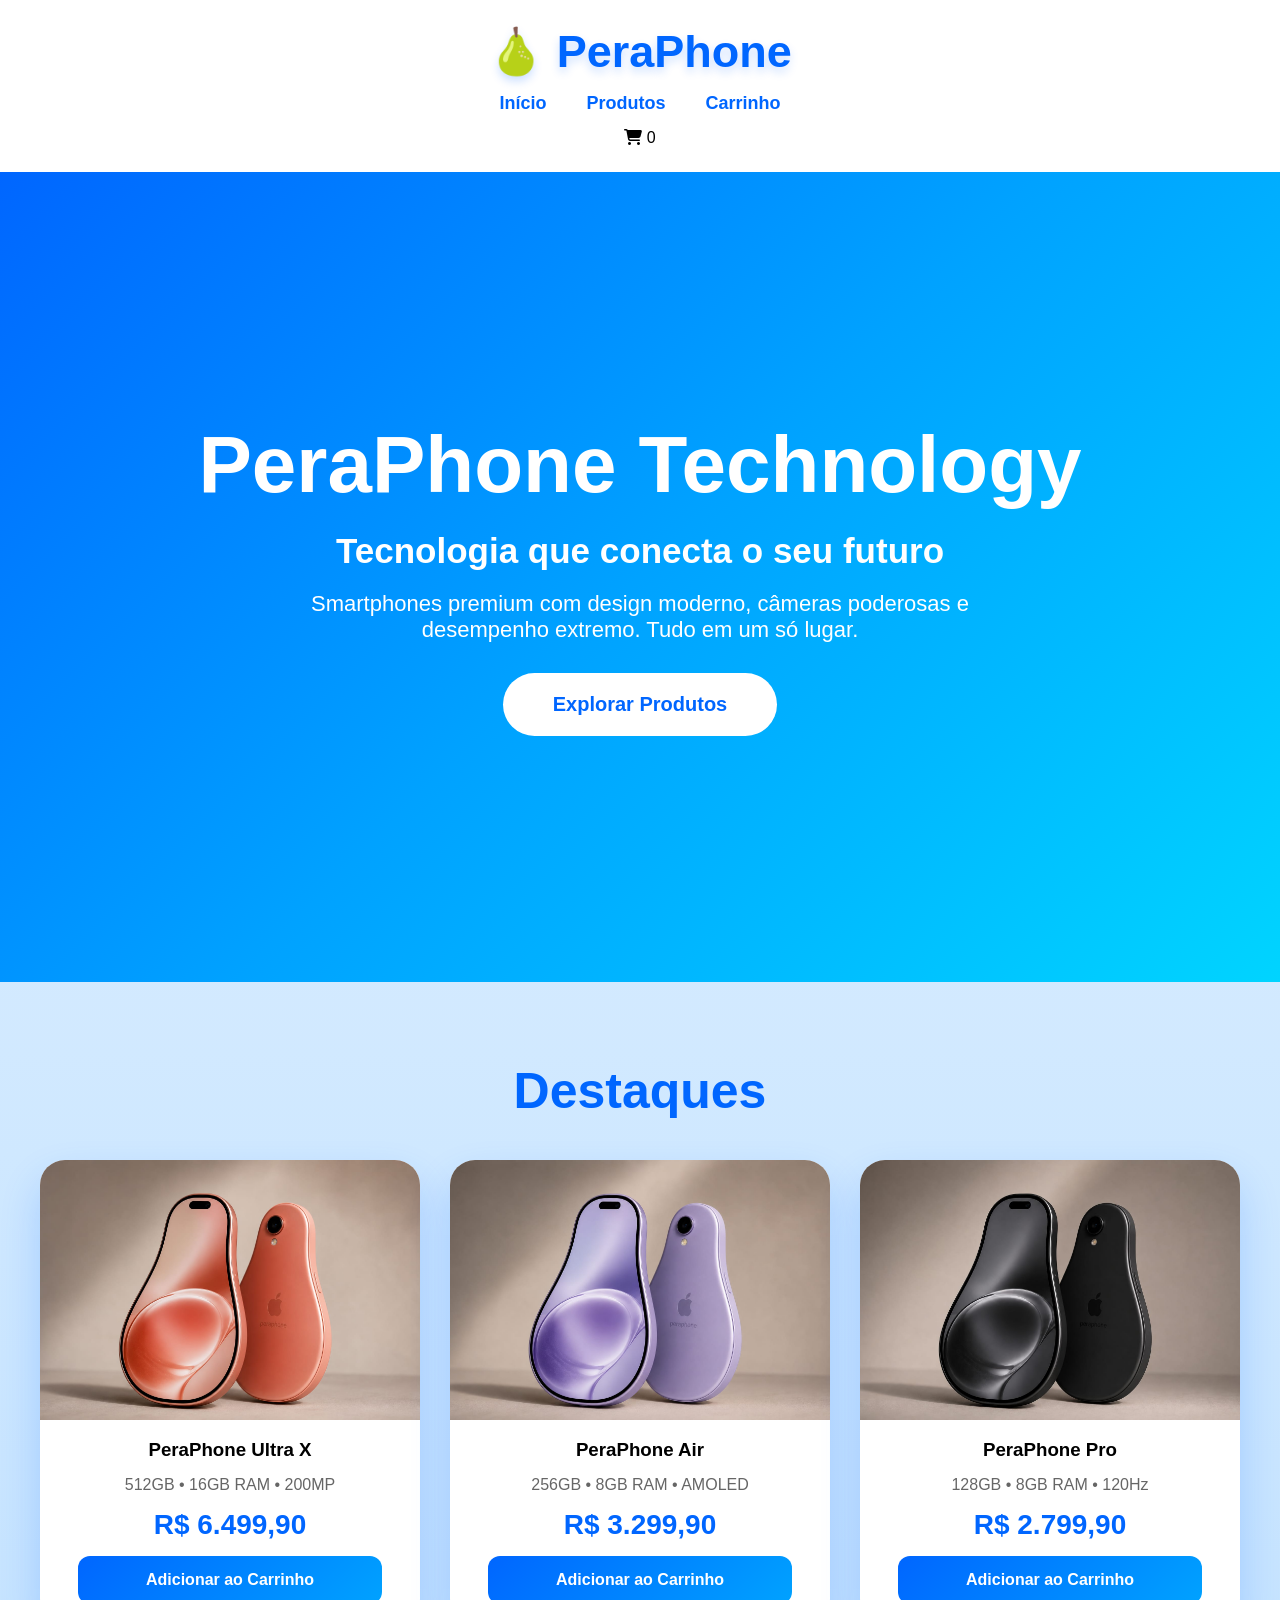
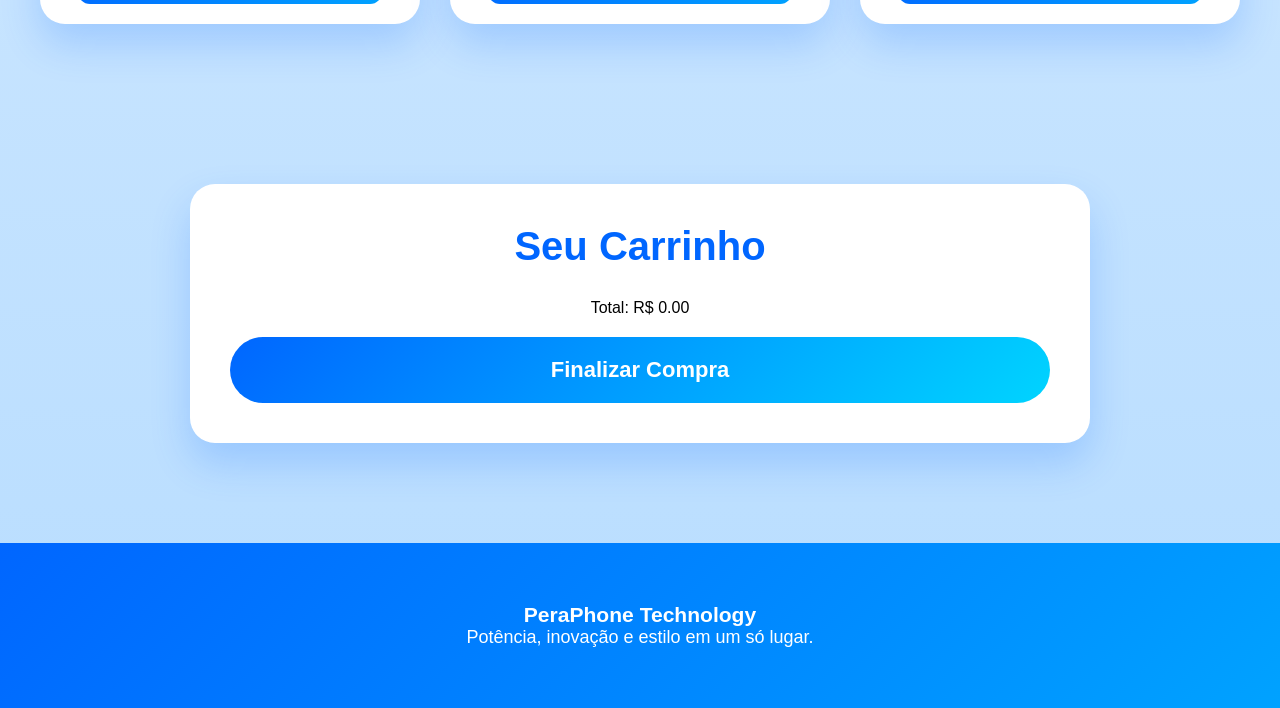
<file: index.html>
<!DOCTYPE html>
<html lang="pt-BR">
<head>
<meta charset="UTF-8">
<meta name="viewport" content="width=device-width, initial-scale=1.0">

<title>PeraPhone Technology</title>

<link rel="stylesheet" href="style.css">
<link rel="stylesheet"
href="https://cdnjs.cloudflare.com/ajax/libs/font-awesome/6.5.2/css/all.min.css">

</head>

<body>

<header>

    <div class="logo">
        🍐 PeraPhone
    </div>

    <nav>
        <a href="#inicio">Início</a>
        <a href="#produtos">Produtos</a>
        <a href="#carrinho">Carrinho</a>
    </nav>

    <div class="cart">
        <i class="fa-solid fa-cart-shopping"></i>
        <span id="contador">0</span>
    </div>

</header>

<section id="inicio" class="hero">

    <div class="hero-box">

        <h1>PeraPhone Technology</h1>

        <h2>Tecnologia que conecta o seu futuro</h2>

        <p>
            Smartphones premium com design moderno, câmeras poderosas
            e desempenho extremo. Tudo em um só lugar.
        </p>

        <button class="hero-btn">
            Explorar Produtos
        </button>

    </div>

</section>

<section id="produtos" class="produtos">

    <h2>Destaques</h2>

    <div class="grid">

        <div class="card">
            <img src="peraphone.jpg">

            <h3>PeraPhone Ultra X</h3>

            <p>512GB • 16GB RAM • 200MP</p>

            <div class="price">R$ 6.499,90</div>

            <button onclick="addItem('Ultra X', 6499.90)">
                Adicionar ao Carrinho
            </button>
        </div>

        <div class="card">
            <img src="peraphonepro.jpg">

            <h3>PeraPhone Air</h3>

            <p>256GB • 8GB RAM • AMOLED</p>

            <div class="price">R$ 3.299,90</div>

            <button onclick="addItem('Air', 3299.90)">
                Adicionar ao Carrinho
            </button>
        </div>

        <div class="card">
            <img src="peraphonepromax.jpg">

            <h3>PeraPhone Pro</h3>

            <p>128GB • 8GB RAM • 120Hz</p>

            <div class="price">R$ 2.799,90</div>

            <button onclick="addItem('Pro', 2799.90)">
                Adicionar ao Carrinho
            </button>
        </div>

    </div>

</section>

<section id="carrinho" class="cart-section">

    <h2>Seu Carrinho</h2>

    <!-- itens do carrinho aparecem aqui -->
    <div id="cart-items"></div>

    <!-- total -->
    <div class="total">
        Total: R$ <span id="total">0.00</span>
    </div>

    <!-- BOTÃO QUE VOCÊ ADICIONOU -->
    <button class="checkout-btn" onclick="window.location.href='checkout.html'">
        Finalizar Compra
    </button>

</section>

<footer>

    <h3>PeraPhone Technology</h3>

    <p>Potência, inovação e estilo em um só lugar.</p>

</footer>

<script src="script.js"></script>

</body>
</html>
</file>
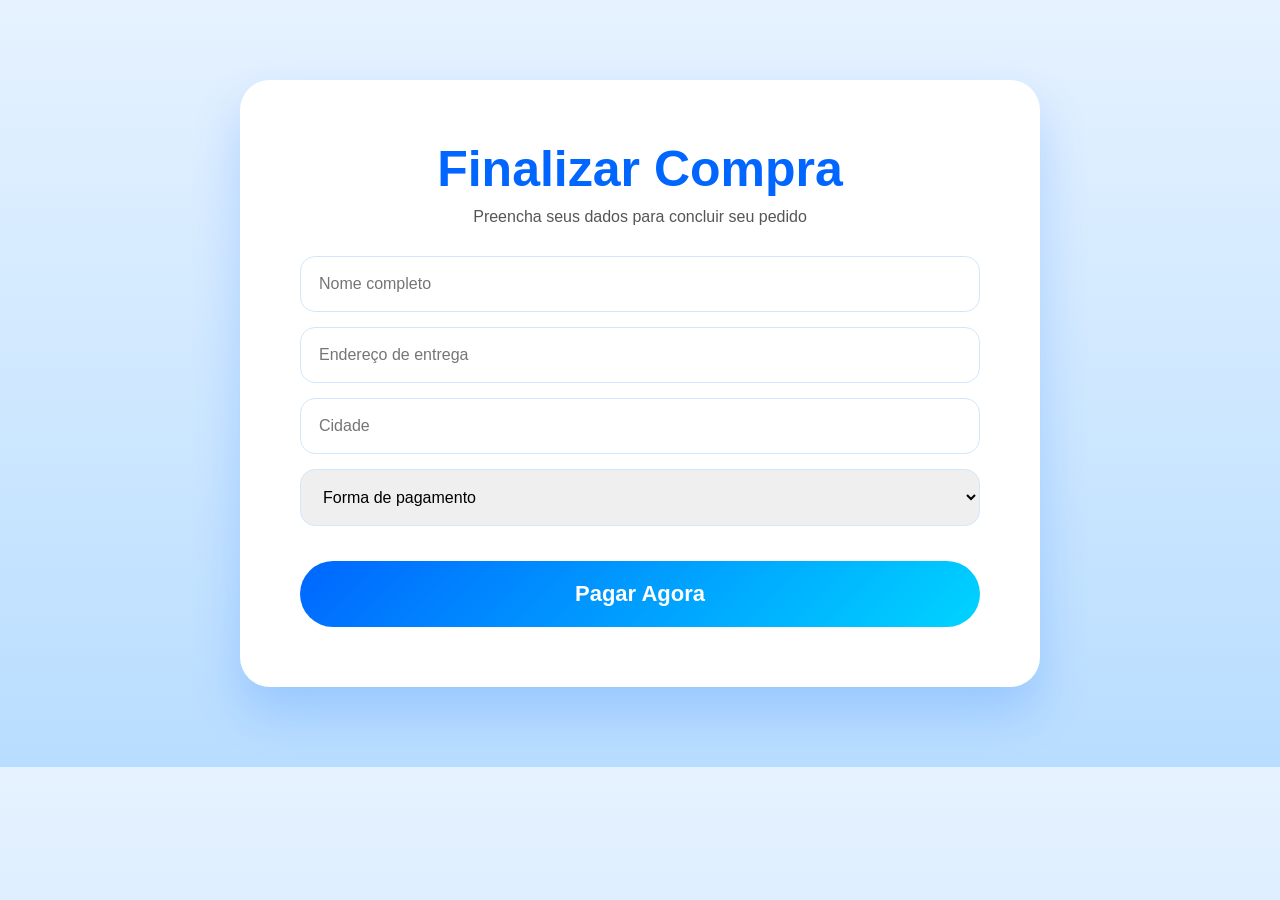
<file: checkout.html>
<!DOCTYPE html>
<html lang="pt-BR">
<head>
<meta charset="UTF-8">
<meta name="viewport" content="width=device-width, initial-scale=1.0">

<title>Checkout - PeraPhone</title>

<link rel="stylesheet" href="style.css">

</head>

<body class="checkout-page">

<div class="checkout-container">

    <h1>Finalizar Compra</h1>

    <p>Preencha seus dados para concluir seu pedido</p>

    <form>

        <input type="text" placeholder="Nome completo" required>

        <input type="text" placeholder="Endereço de entrega" required>

        <input type="text" placeholder="Cidade" required>

        <select required>
            <option value="">Forma de pagamento</option>
            <option>PIX</option>
            <option>Cartão de Crédito</option>
            <option>Boleto</option>
        </select>

        <button type="button" onclick="finalizarCompra()">
            Pagar Agora
        </button>

    </form>

</div>

<script>
function finalizarCompra(){
    alert("Compra realizada com sucesso na PeraPhone 🚀");

    window.location.href = "index.html";
}
</script>

</body>
</html>
</file>
<file: style.css>
*{
    margin:0;
    padding:0;
    box-sizing:border-box;
    font-family:'Arial', sans-serif;
}

body{
    background:linear-gradient(180deg,#e6f2ff,#cfe8ff,#b8ddff);
}

/* ===== HEADER CENTRALIZADO ===== */
header{
    background:white;
    padding:25px;

    display:flex;
    flex-direction:column;
    align-items:center;
    gap:15px;

    box-shadow:0 10px 30px rgba(0,102,255,.2);
}

.logo{
    font-size:45px;
    font-weight:900;
    color:#0066ff;
    text-shadow:0 5px 10px rgba(0,102,255,.2);
}

nav{
    display:flex;
    gap:40px;
}

nav a{
    text-decoration:none;
    color:#0066ff;
    font-size:18px;
    font-weight:bold;
    transition:0.3s;
}

nav a:hover{
    transform:scale(1.1);
    color:#00a2ff;
}

/* ===== HERO ===== */
.hero{
    height:90vh;

    display:flex;
    justify-content:center;
    align-items:center;

    text-align:center;

    background:linear-gradient(135deg,#0066ff,#00a2ff,#00d4ff);
    color:white;

    padding:20px;
}

.hero h1{
    font-size:80px;
}

.hero h2{
    font-size:35px;
    margin:20px 0;
}

.hero p{
    font-size:22px;
    max-width:700px;
    margin:auto;
}

.hero-btn{
    margin-top:30px;

    padding:20px 50px;
    border:none;
    border-radius:60px;

    background:white;
    color:#0066ff;

    font-size:20px;
    font-weight:bold;

    cursor:pointer;

    transition:0.3s;
}

.hero-btn:hover{
    transform:scale(1.1);
}

/* ===== PRODUTOS ===== */
.produtos{
    padding:80px 20px;
    text-align:center;
}

.produtos h2{
    font-size:50px;
    color:#0066ff;
    margin-bottom:40px;
}

.grid{
    display:grid;
    grid-template-columns:repeat(auto-fit,minmax(300px,1fr));
    gap:30px;
    max-width:1200px;
    margin:auto;
}

/* CARD */
.card{
    background:white;
    border-radius:25px;
    overflow:hidden;

    box-shadow:0 20px 40px rgba(0,102,255,.2);

    transition:0.3s;
}

.card:hover{
    transform:translateY(-10px);
}

.card img{
    width:100%;
    height:260px;
    object-fit:cover;
}

.card h3{
    margin:15px 0;
}

.card p{
    color:#666;
}

.price{
    font-size:28px;
    color:#0066ff;
    font-weight:bold;
    margin:15px 0;
}

.card button{
    width:80%;
    margin-bottom:20px;

    padding:15px;

    border:none;
    border-radius:12px;

    background:linear-gradient(135deg,#0066ff,#00a2ff);
    color:white;

    font-size:16px;
    font-weight:bold;

    cursor:pointer;

    transition:0.3s;
}

.card button:hover{
    transform:scale(1.05);
}

/* ===== CARRINHO ===== */
.cart-section{
    max-width:900px;
    margin:80px auto;

    background:white;
    padding:40px;

    border-radius:25px;

    box-shadow:0 20px 40px rgba(0,102,255,.2);

    text-align:center;
}

.cart-section h2{
    color:#0066ff;
    font-size:40px;
    margin-bottom:30px;
}

.item{
    display:flex;
    justify-content:space-between;
    align-items:center;

    padding:15px;
    margin-bottom:10px;

    background:#f0f7ff;

    border-radius:12px;
}

.remove{
    background:#ff3b3b;
    color:white;

    border:none;
    padding:10px 15px;

    border-radius:10px;

    cursor:pointer;
}

/* BOTÃO FINALIZAR COMPRA */
.checkout-btn{
    width:100%;
    margin-top:20px;

    padding:20px;

    border:none;
    border-radius:50px;

    background:linear-gradient(135deg,#0066ff,#00d4ff);
    color:white;

    font-size:22px;
    font-weight:bold;

    cursor:pointer;

    transition:0.3s;
}

.checkout-btn:hover{
    transform:scale(1.08);
}

/* ===== FOOTER ===== */
footer{
    margin-top:100px;

    background:linear-gradient(135deg,#0066ff,#00a2ff);

    color:white;

    text-align:center;

    padding:60px;
    font-size:18px;
}.checkout-page{
    background:linear-gradient(180deg,#e6f2ff,#cfe8ff,#b8ddff);
}

.checkout-container{
    max-width:800px;
    margin:80px auto;

    background:white;

    padding:60px;

    border-radius:30px;

    box-shadow:0 25px 50px rgba(0,102,255,.2);

    text-align:center;
}

.checkout-container h1{
    font-size:50px;
    color:#0066ff;
    margin-bottom:10px;
}

.checkout-container p{
    color:#555;
    margin-bottom:30px;
}

.checkout-container form{
    display:flex;
    flex-direction:column;
    gap:15px;
}

.checkout-container input,
.checkout-container select{
    padding:18px;

    border-radius:15px;
    border:1px solid #cfe8ff;

    font-size:16px;
    outline:none;
}

.checkout-container button{
    margin-top:20px;

    padding:20px;

    border:none;
    border-radius:60px;

    background:linear-gradient(135deg,#0066ff,#00d4ff);

    color:white;

    font-size:22px;
    font-weight:bold;

    cursor:pointer;

    transition:0.3s;
}

.checkout-container button:hover{
    transform:scale(1.05);
}
</file>
